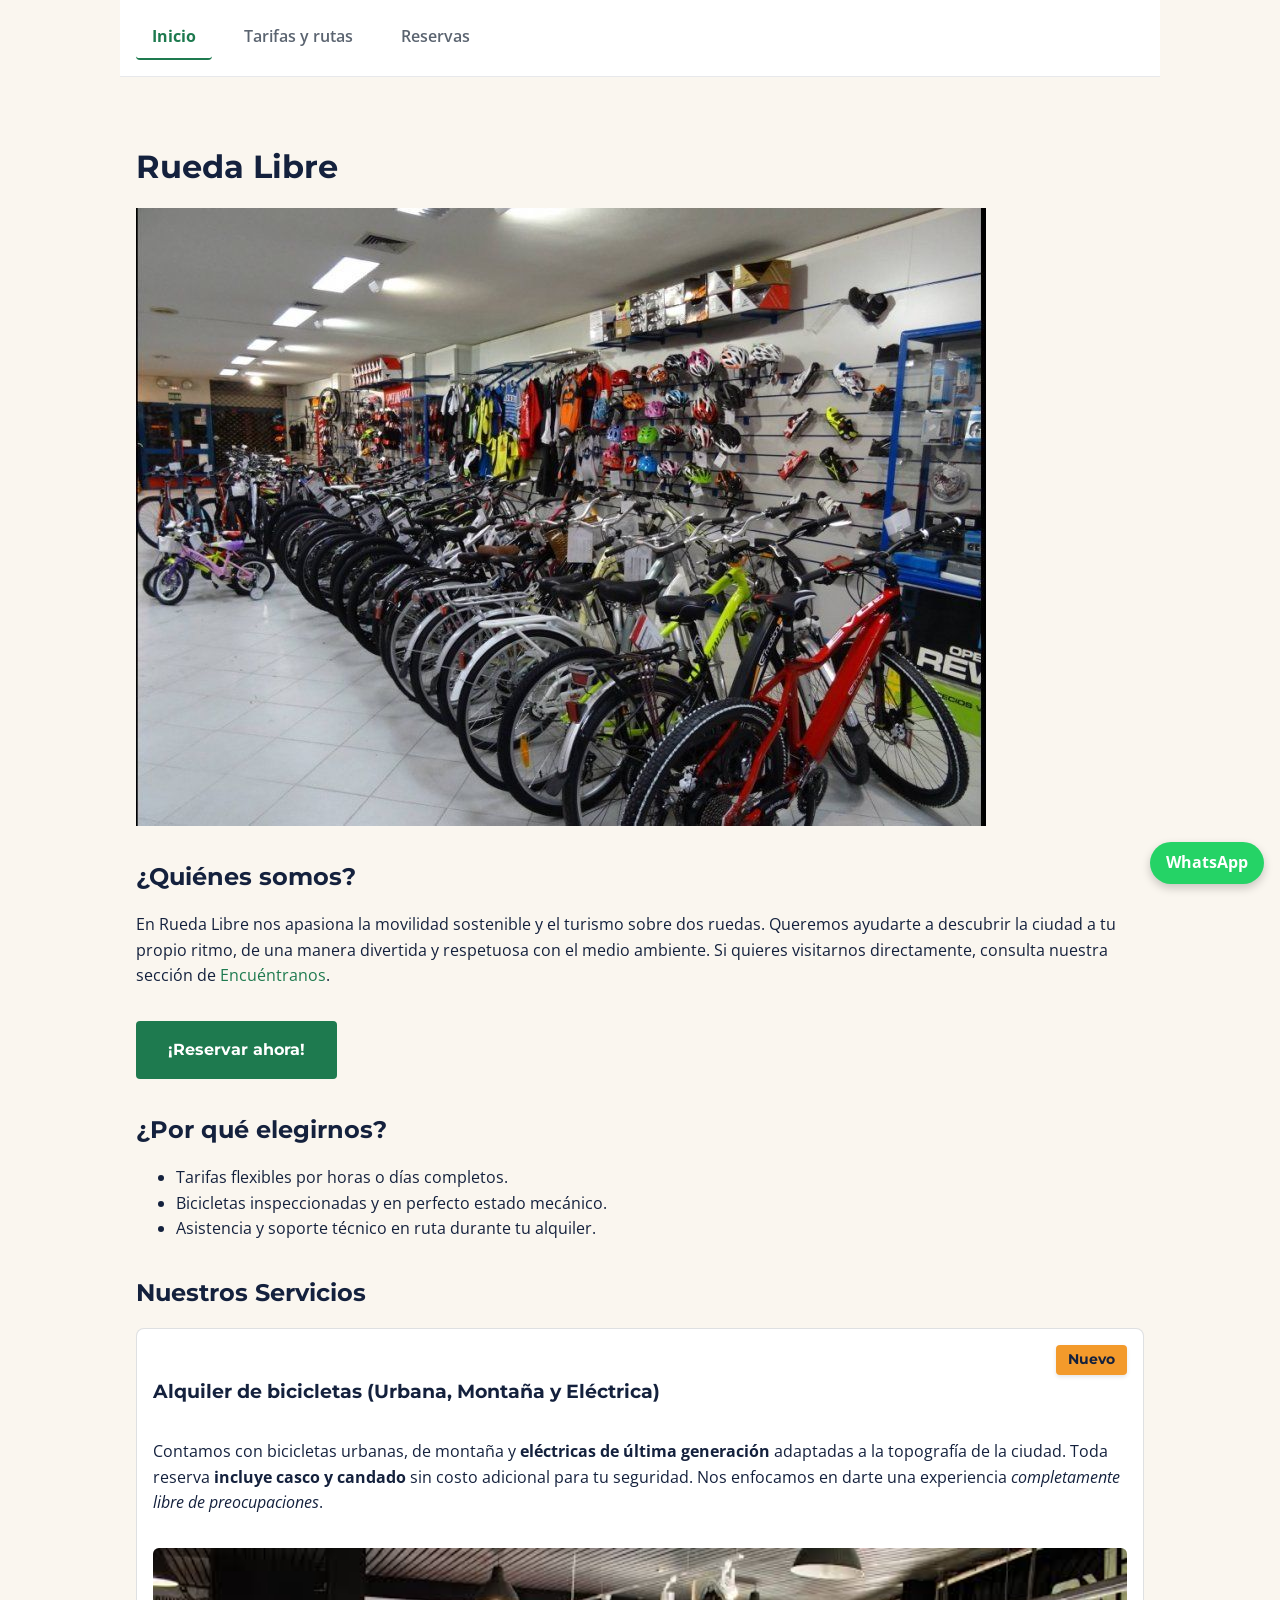
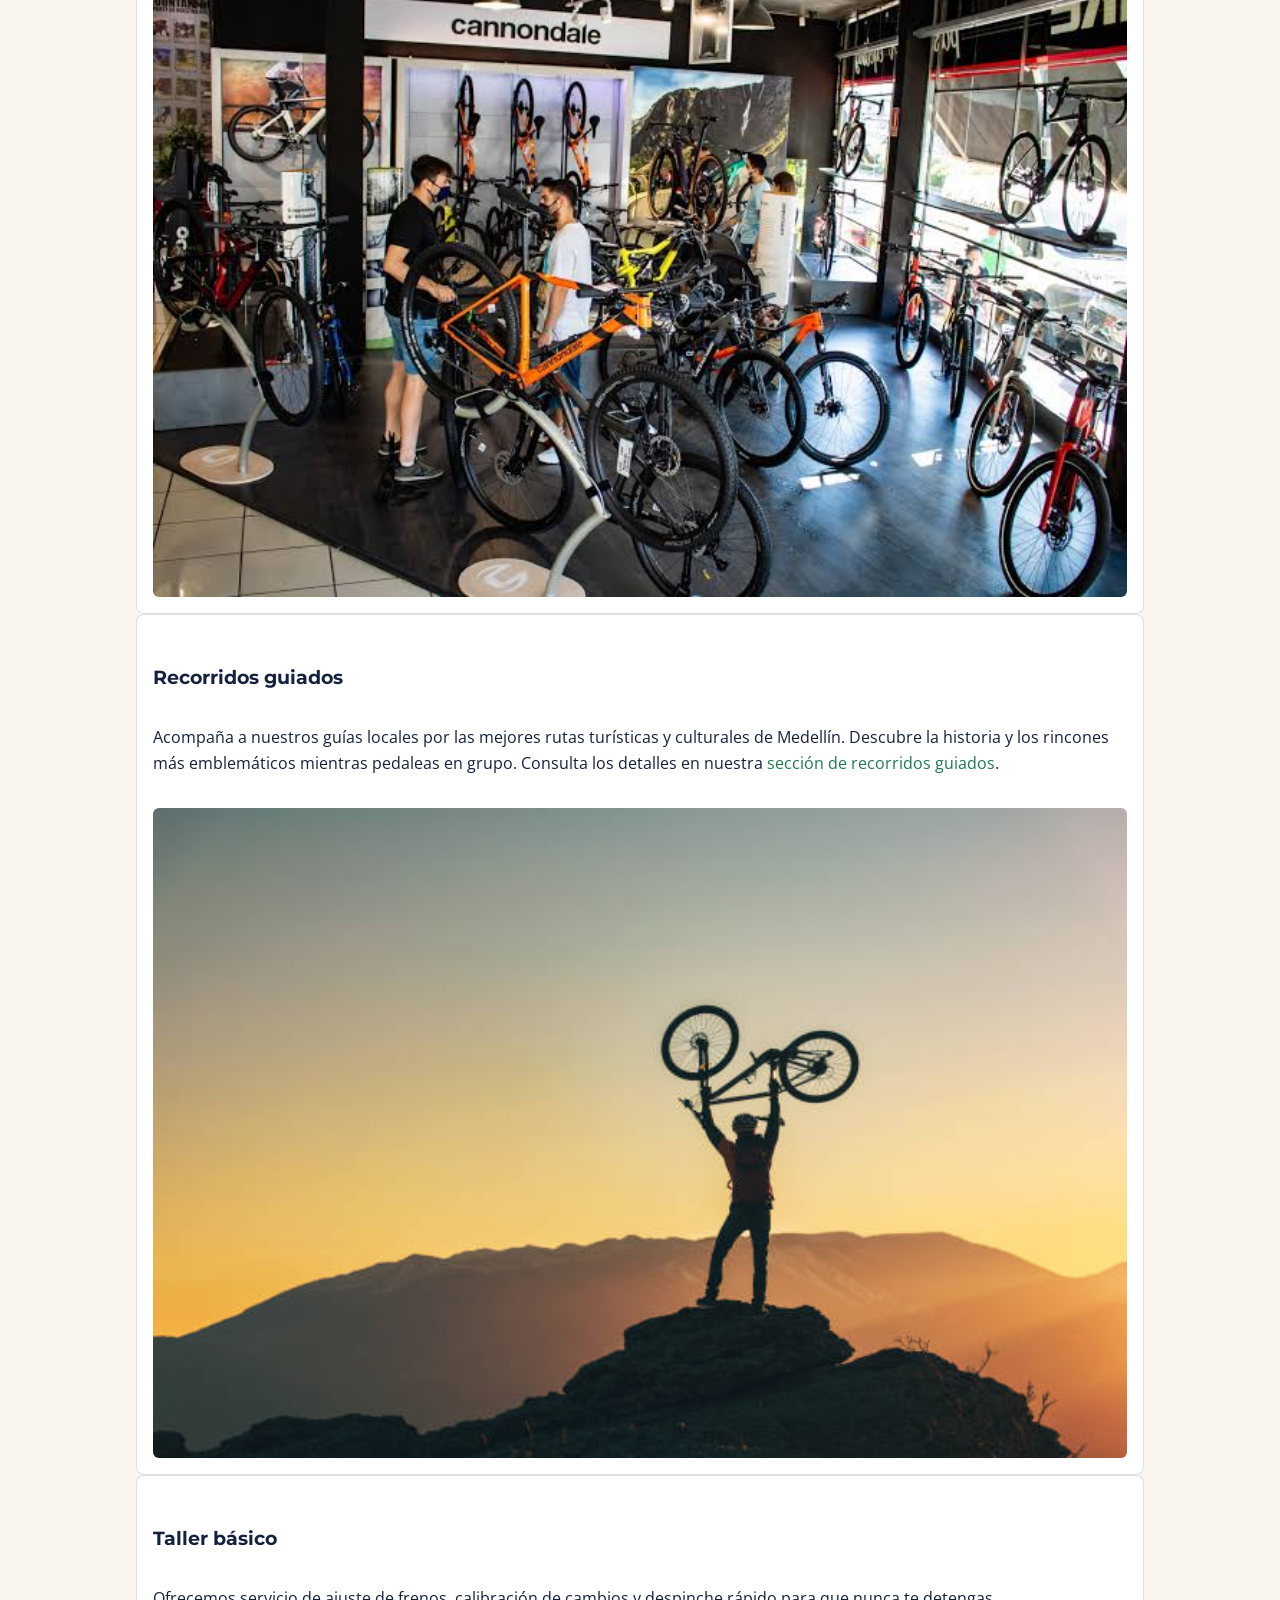
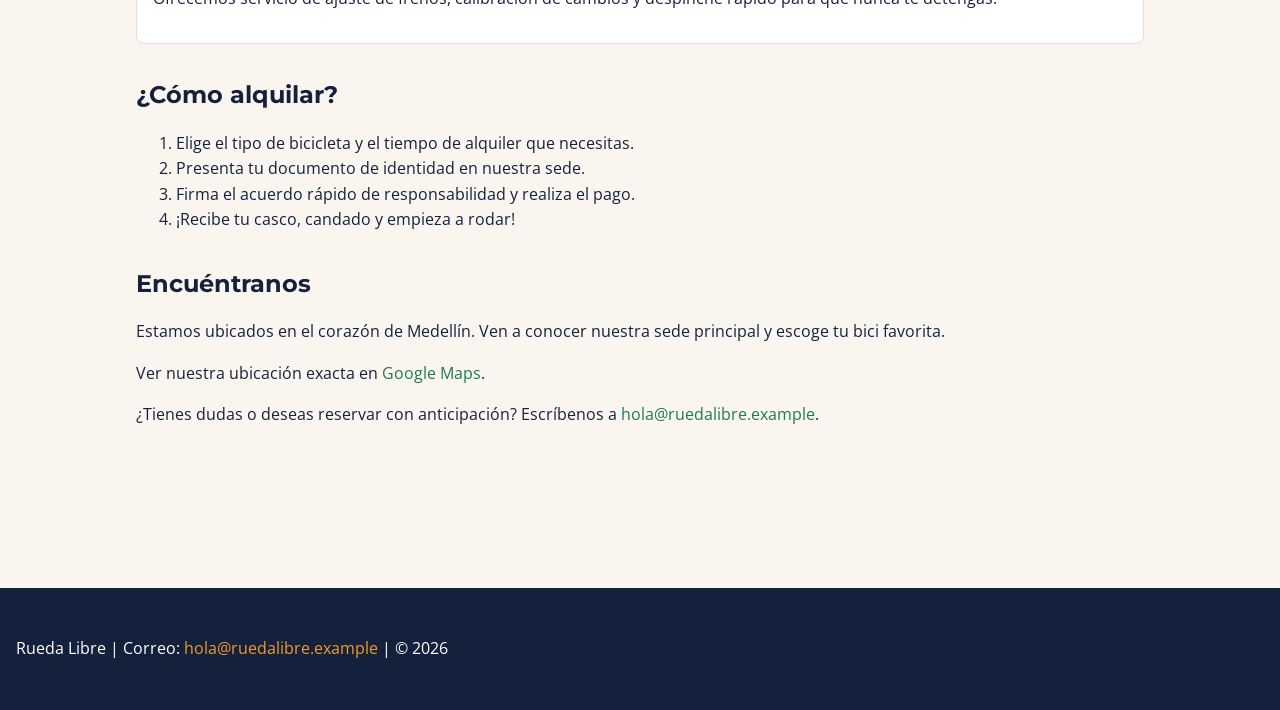
<file: index.html>
<!DOCTYPE html>
<html lang="es">
<head>
    <meta charset="UTF-8">
    <meta name="viewport" content="width=device-width, initial-scale=1.0">
    <meta name="description" content="Alquiler de bicicletas en Medellín. Explora la ciudad de forma segura, económica y sostenible con Rueda Libre.">
    <title>Rueda Libre | Alquiler de bicicletas en Medellín</title>

    <link rel="preconnect" href="https://fonts.googleapis.com">
    <link rel="preconnect" href="https://fonts.gstatic.com" crossorigin>
    <link href="https://fonts.googleapis.com/css2?family=Montserrat:wght@700&family=Open+Sans:wght@400;600&display=swap" rel="stylesheet">

    <link rel="stylesheet" href="css/styles.css">
</head>
<body>

    <header>
        <nav>
            <ul id="menu">
                <li><a href="index.html" class="activo">Inicio</a></li>
                <li><a href="paginas/tarifas.html">Tarifas y rutas</a></li>
                <li><a href="paginas/reservas.html">Reservas</a></li>
            </ul>
        </nav>
    </header>

    <main>
        <h1>Rueda Libre</h1>

        <section>
            <img src="img/portada.jpg" alt="Persona en bicicleta recorriendo las calles de Medellín" class="portada-hero">
            <h2>¿Quiénes somos?</h2>
            <p>
                En Rueda Libre nos apasiona la movilidad sostenible y el turismo sobre dos ruedas. Queremos ayudarte a descubrir la ciudad a tu propio ritmo, de una manera divertida y respetuosa con el medio ambiente. Si quieres visitarnos directamente, consulta nuestra sección de <a href="#encuentranos">Encuéntranos</a>.
            </p>
            <p><a href="paginas/reservas.html" class="btn-cta">¡Reservar ahora!</a></p>
        </section>

        <section>
            <h2>¿Por qué elegirnos?</h2>
            <ul>
                <li>Tarifas flexibles por horas o días completos.</li>
                <li>Bicicletas inspeccionadas y en perfecto estado mecánico.</li>
                <li>Asistencia y soporte técnico en ruta durante tu alquiler.</li>
            </ul>
        </section>

        <section>
            <h2>Nuestros Servicios</h2>

            <article class="tarjeta-servicio">
                <span class="etiqueta-nuevo">Nuevo</span>
                <h3>Alquiler de bicicletas (Urbana, Montaña y Eléctrica)</h3>
                <p>
                    Contamos con bicicletas urbanas, de montaña y <strong>eléctricas de última generación</strong> adaptadas a la topografía de la ciudad. Toda reserva <strong>incluye casco y candado</strong> sin costo adicional para tu seguridad. Nos enfocamos en darte una experiencia <em>completamente libre de preocupaciones</em>.
                </p>
                <img src="img/bicicleta.jpg" alt="Bicicleta urbana de Rueda Libre equipada con casco y candado">
            </article>

            <article class="tarjeta-servicio">
                <h3>Recorridos guiados</h3>
                <p>
                    Acompaña a nuestros guías locales por las mejores rutas turísticas y culturales de Medellín. Descubre la historia y los rincones más emblemáticos mientras pedaleas en grupo. Consulta los detalles en nuestra <a href="paginas/tarifas.html#tabla-recorridos">sección de recorridos guiados</a>.
                </p>
                <img src="img/ruta.jpg" alt="Grupo de ciclistas participando en un recorrido guiado por la ciudad">
            </article>

            <article class="tarjeta-servicio">
                <h3>Taller básico</h3>
                <p>
                    Ofrecemos servicio de ajuste de frenos, calibración de cambios y despinche rápido para que nunca te detengas.
                </p>
            </article>
        </section>

        <section>
            <h2>¿Cómo alquilar?</h2>
            <ol>
                <li>Elige el tipo de bicicleta y el tiempo de alquiler que necesitas.</li>
                <li>Presenta tu documento de identidad en nuestra sede.</li>
                <li>Firma el acuerdo rápido de responsabilidad y realiza el pago.</li>
                <li>¡Recibe tu casco, candado y empieza a rodar!</li>
            </ol>
        </section>

        <section id="encuentranos">
            <h2>Encuéntranos</h2>
            <p>
                Estamos ubicados en el corazón de Medellín. Ven a conocer nuestra sede principal y escoge tu bici favorita.
            </p>
            <p>
                Ver nuestra ubicación exacta en <a href="https://maps.google.com" target="_blank">Google Maps</a>.
            </p>
            <p>
                ¿Tienes dudas o deseas reservar con anticipación? Escríbenos a <a href="mailto:hola@ruedalibre.example">hola@ruedalibre.example</a>.
            </p>
        </section>
    </main>

    <footer>
        <p>Rueda Libre | Correo: <a href="mailto:hola@ruedalibre.example">hola@ruedalibre.example</a> | © 2026</p>
    </footer>

    <a href="https://wa.me/573114578967" class="whatsapp-flotante" target="_blank" rel="noopener">WhatsApp</a>

</body>
</html>
</file>
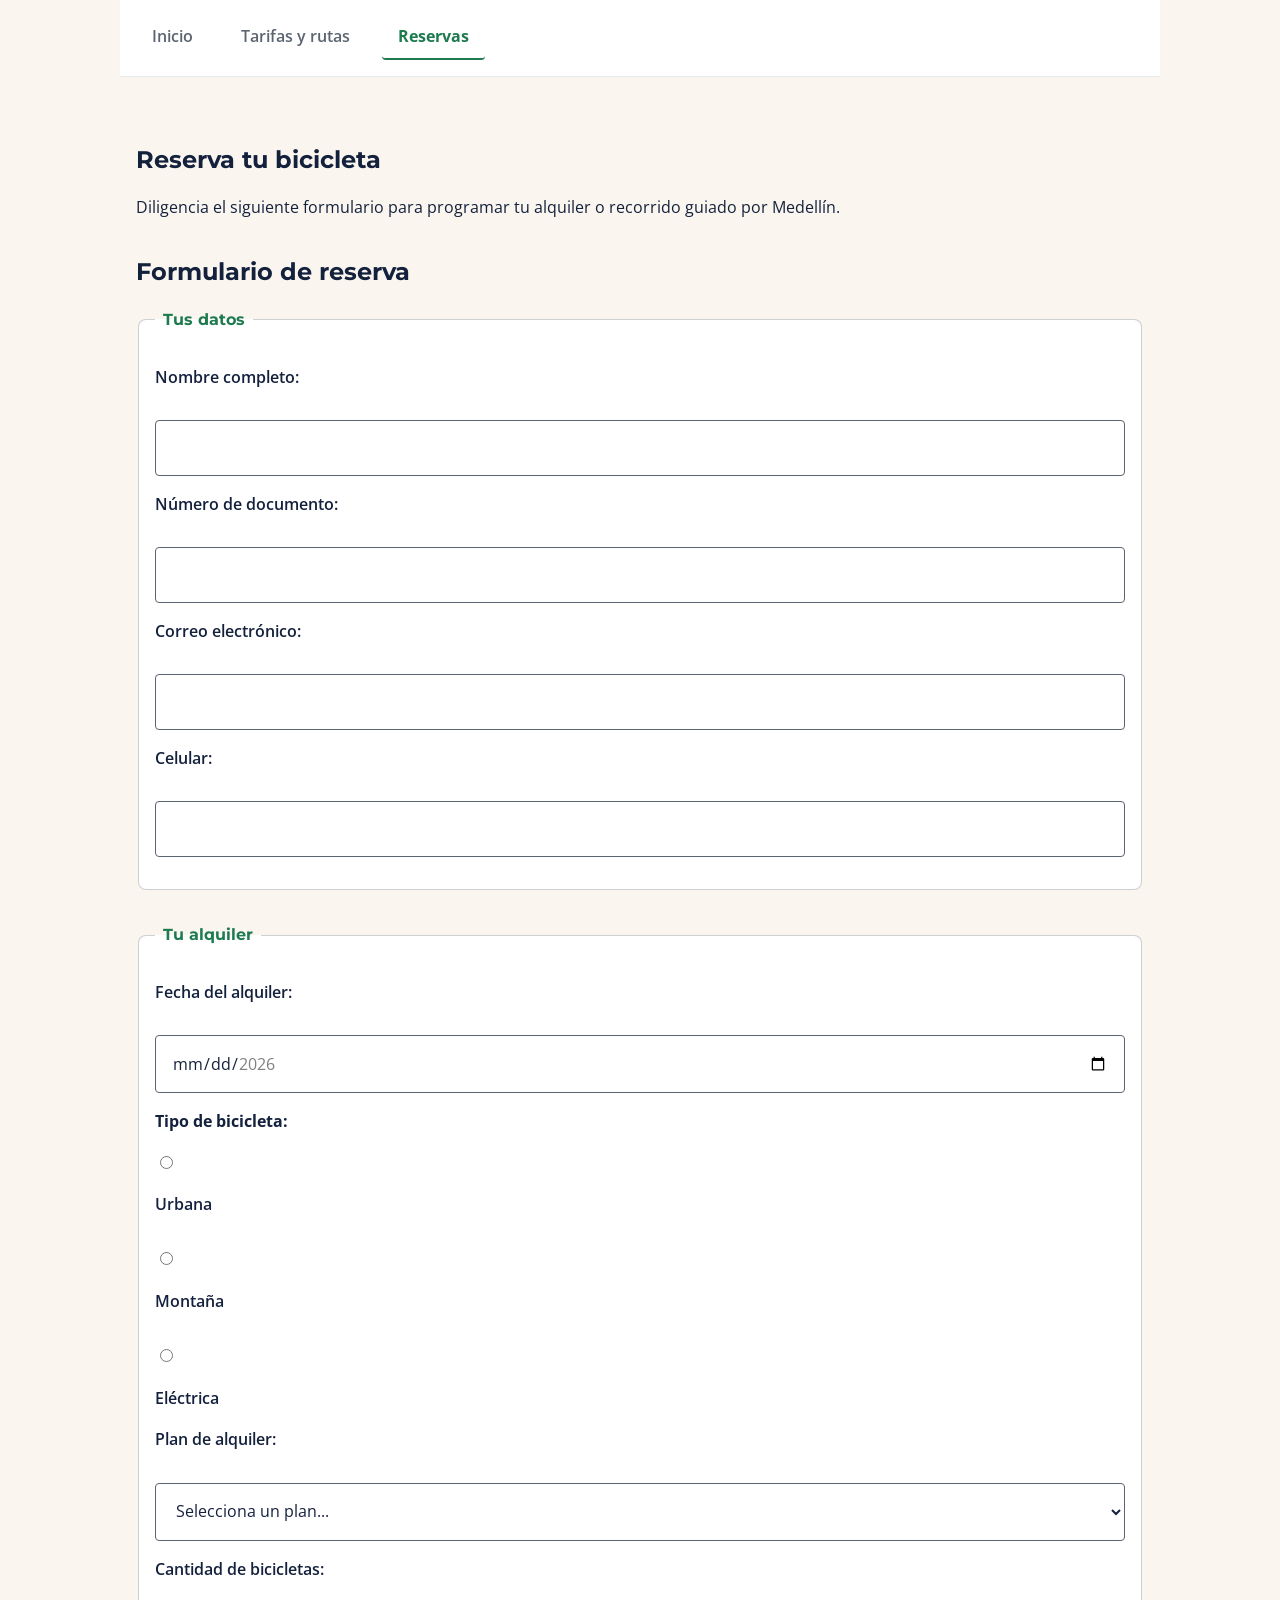
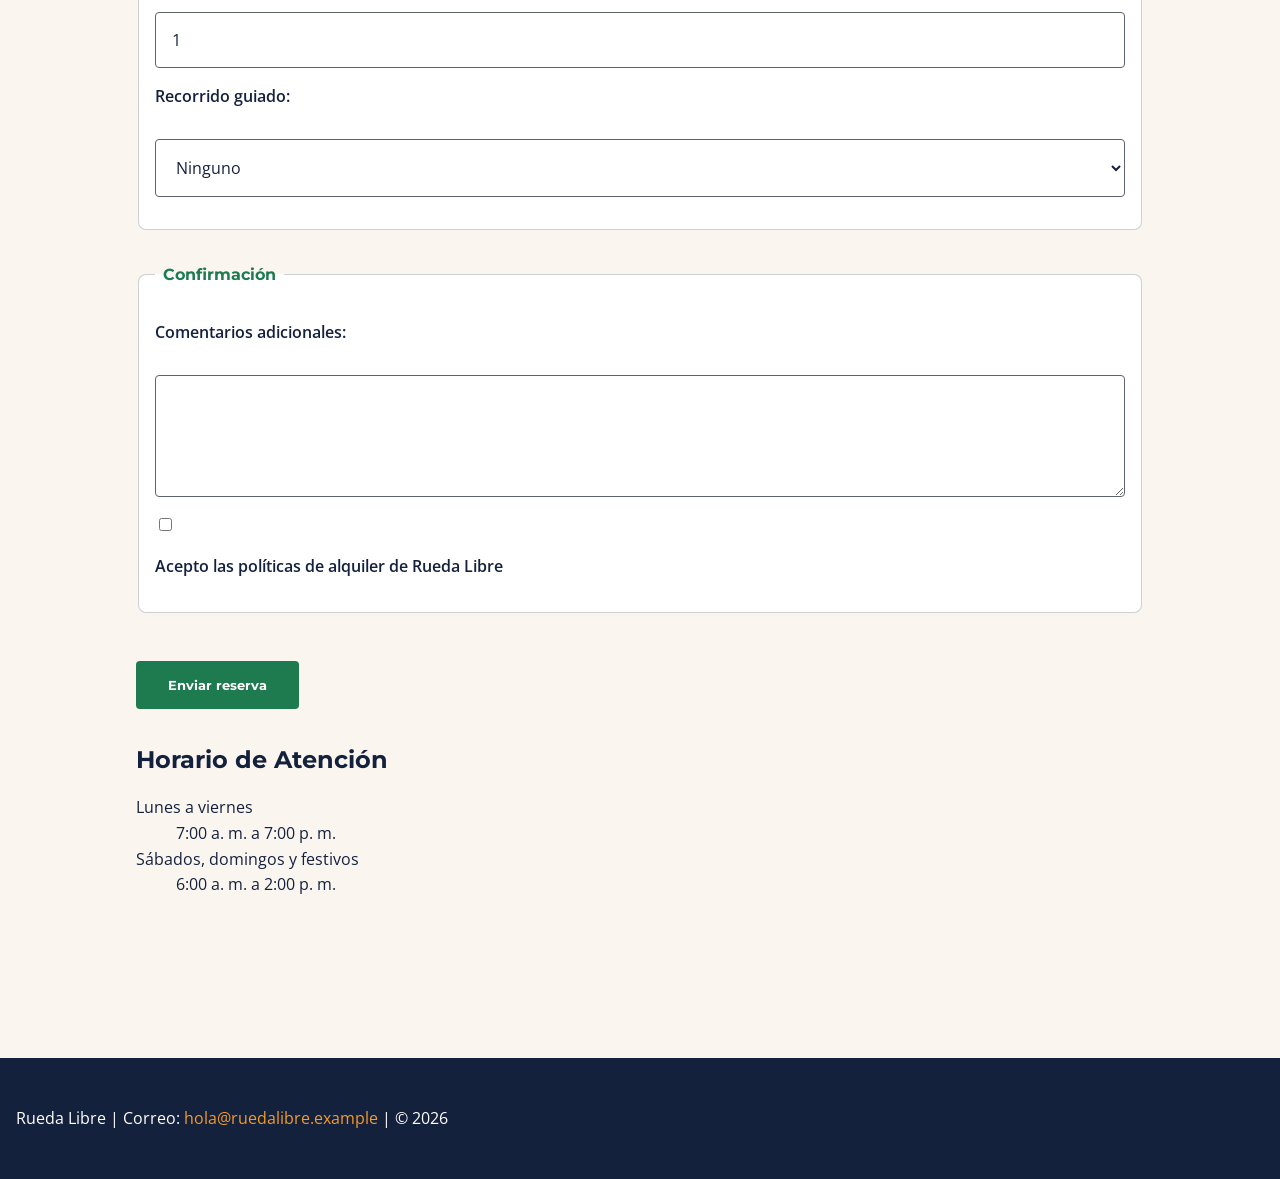
<file: paginas/reservas.html>
<!DOCTYPE html>
<html lang="es">
<head>
    <meta charset="UTF-8">
    <meta name="viewport" content="width=device-width, initial-scale=1.0">
    <meta name="description" content="Reserva tu bicicleta o recorrido guiado en Rueda Libre (Medellín). Consulta nuestros canales de contacto y horarios de atención.">
    <title>Reservas y Contacto | Rueda Libre</title>

    <link rel="preconnect" href="https://fonts.googleapis.com">
    <link rel="preconnect" href="https://fonts.gstatic.com" crossorigin>
    <link href="https://fonts.googleapis.com/css2?family=Montserrat:wght@700&family=Open+Sans:wght@400;600&display=swap" rel="stylesheet">

    <link rel="stylesheet" href="../css/styles.css">
</head>
<body>

    <header>
        <nav>
            <ul id="menu">
                <li><a href="../index.html">Inicio</a></li>
                <li><a href="tarifas.html">Tarifas y rutas</a></li>
                <li><a href="reservas.html" class="activo">Reservas</a></li>
            </ul>
        </nav>
    </header>

    <main>
        <section>
            <h1>Reserva tu bicicleta</h1>
            <p>Diligencia el siguiente formulario para programar tu alquiler o recorrido guiado por Medellín.</p>
        </section>

        <section>
            <h2>Formulario de reserva</h2>
            <form action="https://httpbin.org/post" method="post">
                
                <fieldset>
                    <legend>Tus datos</legend>

                    <p>
                        <label for="nombre">Nombre completo:</label><br>
                        <input type="text" id="nombre" name="nombre_completo" required minlength="3">
                    </p>

                    <p>
                        <label for="documento">Número de documento:</label><br>
                        <input type="text" id="documento" name="numero_documento" required pattern="[0-9]{6,10}" title="Debe contener solo números, entre 6 y 10 dígitos.">
                    </p>

                    <p>
                        <label for="correo">Correo electrónico:</label><br>
                        <input type="email" id="correo" name="email" required>
                    </p>

                    <p>
                        <label for="celular">Celular:</label><br>
                        <input type="tel" id="celular" name="celular" required pattern="3[0-9]{9}" title="Debe tener 10 dígitos y empezar por el número 3.">
                    </p>
                </fieldset>

                <fieldset>
                    <legend>Tu alquiler</legend>

                    <p>
                        <label for="fecha">Fecha del alquiler:</label><br>
                        <input type="date" id="fecha" name="fecha_alquiler" required min="2026-11-01" max="2026-12-31">
                    </p>

                    <p><strong>Tipo de bicicleta:</strong></p>
                    <p>
                        <input type="radio" id="bici-urbana" name="tipo_bicicleta" value="urbana" required>
                        <label for="bici-urbana">Urbana</label><br>

                        <input type="radio" id="bici-montana" name="tipo_bicicleta" value="montana" required>
                        <label for="bici-montana">Montaña</label><br>

                        <input type="radio" id="bici-electrica" name="tipo_bicicleta" value="electrica" required>
                        <label for="bici-electrica">Eléctrica</label>
                    </p>

                    <p>
                        <label for="plan">Plan de alquiler:</label><br>
                        <select id="plan" name="plan_alquiler" required>
                            <option value="">Selecciona un plan...</option>
                            <option value="1_hora">1 hora</option>
                            <option value="medio_dia">Medio día (4 h)</option>
                            <option value="dia_completo">Día completo</option>
                        </select>
                    </p>

                    <p>
                        <label for="cantidad">Cantidad de bicicletas:</label><br>
                        <input type="number" id="cantidad" name="cantidad_bicicletas" required min="1" max="6" value="1">
                    </p>

                    <p>
                        <label for="recorrido">Recorrido guiado:</label><br>
                        <select id="recorrido" name="recorrido_guiado">
                            <option value="ninguno">Ninguno</option>
                            <option value="rio_parques">Río y Parques</option>
                            <option value="sabores_barrio">Sabores de Barrio</option>
                            <option value="reto_palmas">Reto Las Palmas</option>
                        </select>
                    </p>
                </fieldset>

                <fieldset>
                    <legend>Confirmación</legend>

                    <p>
                        <label for="comentarios">Comentarios adicionales:</label><br>
                        <textarea id="comentarios" name="comentarios" rows="4" cols="50" maxlength="300"></textarea>
                    </p>

                    <p>
                        <input type="checkbox" id="politicas" name="aceptar_politicas" value="aceptado" required>
                        <label for="politicas">Acepto las políticas de alquiler de Rueda Libre</label>
                    </p>
                </fieldset>

                <p>
                    <button type="submit">Enviar reserva</button>
                </p>

            </form>
        </section>

        <aside>
            <h2>Horario de Atención</h2>
            <dl>
                <dt>Lunes a viernes</dt>
                <dd>7:00 a. m. a 7:00 p. m.</dd>

                <dt>Sábados, domingos y festivos</dt>
                <dd>6:00 a. m. a 2:00 p. m.</dd>
            </dl>
        </aside>
    </main>

    <footer>
        <p>Rueda Libre | Correo: <a href="mailto:hola@ruedalibre.example">hola@ruedalibre.example</a> | © 2026</p>
    </footer>

</body>
</html>
</file>
<file: css/styles.css>
:root {
    --color-verde: #1E7A4F;
    --color-naranja: #F39A2B;
    --color-azul-noche: #14213D;
    --color-crema: #FAF6EF;
    --color-gris-asfalto: #5B6470;
    --color-blanco: #FFFFFF;

    --fuente-titulos: 'Montserrat', sans-serif;
    --fuente-texto: 'Open Sans', sans-serif;

    --espacio-pequeno: 0.5rem;
    --espacio-medio: 1rem;
    --espacio-grande: 2rem;
    --espacio-extra: 3rem;
}

*, *::before, *::after {
    box-sizing: border-box;
}

body {
    font-family: var(--fuente-texto);
    color: var(--color-azul-noche);
    background-color: var(--color-crema);
    margin: 0;
    padding: 0;
    line-height: 1.6;
}

main {
    max-width: 65rem;
    margin: 0 auto;
    padding: var(--espacio-grande) var(--espacio-medio);
    padding-bottom: calc(var(--espacio-extra) + 3rem);
}

h1, h2, h3, h4, h5, h6 {
    font-family: var(--fuente-titulos);
    color: var(--color-azul-noche);
    margin-top: var(--espacio-grande);
    margin-bottom: var(--espacio-medio);
}

a {
    color: var(--color-verde);
    text-decoration: none;
}

a:hover {
    color: var(--color-naranja);
}

img {
    max-width: 100%;
    height: auto;
    display: block;
}

header {
    background-color: var(--color-blanco);
    border-bottom: 1px solid rgba(20, 33, 61, 0.1);
    padding: var(--espacio-medio);
    display: flex;
    flex-direction: column;
    align-items: center;
    gap: var(--espacio-medio);
    text-align: center;
}

#menu {
    list-style: none;
    padding: 0;
    margin: 0;
    display: flex;
    flex-wrap: wrap;
    justify-content: center;
    gap: var(--espacio-pequeno);
}

#menu a {
    display: inline-block;
    color: var(--color-gris-asfalto);
    font-weight: 600;
    padding: var(--espacio-pequeno) var(--espacio-medio);
    border-radius: 4px;
    transition: background-color 0.2s, color 0.2s;
}

#menu a:hover {
    color: var(--color-verde);
    background-color: rgba(30, 122, 79, 0.1);
}

#menu a:focus {
    outline: 3px solid var(--color-naranja);
    outline-offset: 2px;
}

#menu a.activo {
    color: var(--color-verde);
    font-weight: 700;
    border-bottom: 2px solid var(--color-verde);
}

.portada-contenedor,
.grilla-rutas,
.grilla-flota,
.layout-reservas {
    display: flex;
    flex-direction: column;
    gap: var(--espacio-grande);
    margin-bottom: var(--espacio-extra);
}

.tarjeta-servicio {
    display: flex;
    flex-direction: column;
    justify-content: flex-start;
    position: relative;
    background-color: var(--color-blanco);
    border: 1px solid rgba(91, 100, 112, 0.2);
    border-radius: 8px;
    padding: var(--espacio-medio);
}

.tarjeta-servicio img {
    border-radius: 6px;
    margin-top: var(--espacio-medio);
}

.tarjeta-servicio .precio {
    font-weight: 700;
    color: var(--color-verde);
    margin-top: auto;
    margin-bottom: var(--espacio-pequeno);
}

.tarjeta-servicio .btn-cta {
    margin-top: 0;
    text-align: center;
}

.etiqueta-nuevo {
    position: absolute;
    top: var(--espacio-medio);
    right: var(--espacio-medio);
    background-color: var(--color-naranja);
    color: var(--color-azul-noche);
    font-family: var(--fuente-titulos);
    font-size: 0.85rem;
    font-weight: 700;
    padding: 0.25rem 0.75rem;
    border-radius: 4px;
    box-shadow: 0 2px 4px rgba(0,0,0,0.1);
}

table {
    width: 100%;
    border-collapse: collapse;
    margin-bottom: var(--espacio-grande);
    background-color: var(--color-blanco);
    border-radius: 8px;
    overflow: hidden;
    border: 1px solid rgba(91, 100, 112, 0.2);
    font-size: 0.9rem; 
}

caption {
    font-weight: 600;
    margin-bottom: var(--espacio-pequeno);
    text-align: left;
    color: var(--color-gris-asfalto);
}

th, td {
    padding: 0.6rem var(--espacio-pequeno); 
    text-align: left;
    border-bottom: 1px solid rgba(91, 100, 112, 0.15);
}

thead th {
    background-color: var(--color-azul-noche);
    color: var(--color-blanco);
    font-family: var(--fuente-titulos);
}

fieldset {
    border: 1px solid rgba(91, 100, 112, 0.3);
    border-radius: 8px;
    padding: var(--espacio-medio);
    margin-bottom: var(--espacio-grande);
    background-color: var(--color-blanco);
}

legend {
    font-family: var(--fuente-titulos);
    font-weight: 700;
    color: var(--color-verde);
    padding: 0 var(--espacio-pequeno);
}

label {
    display: block;
    font-weight: 600;
    margin-top: var(--espacio-medio);
    margin-bottom: 0.25rem;
}

input[type="text"],
input[type="email"],
input[type="tel"],
input[type="date"],
input[type="number"],
select,
textarea {
    display: block;
    width: 100%;
    padding: var(--espacio-medio);
    border: 1px solid var(--color-gris-asfalto);
    border-radius: 4px;
    background-color: var(--color-blanco);
    color: var(--color-azul-noche);
    font-family: var(--fuente-texto);
    font-size: 1rem;
    margin-bottom: var(--espacio-pequeno);
}

input:focus, select:focus, textarea:focus {
    outline: none;
    border-color: var(--color-verde);
    box-shadow: 0 0 0 3px rgba(30, 122, 79, 0.3);
}

button[type="submit"],
.btn-cta {
    display: inline-block;
    background-color: var(--color-verde);
    color: var(--color-blanco);
    padding: var(--espacio-medio) var(--espacio-grande);
    font-family: var(--fuente-titulos);
    font-weight: 700;
    border: none;
    border-radius: 4px;
    cursor: pointer;
    text-decoration: none;
    transition: background-color 0.2s;
    margin-top: var(--espacio-medio);
    width: 100%; 
    text-align: center;
}

button[type="submit"]:hover,
.btn-cta:hover {
    background-color: #155838;
    color: var(--color-blanco);
}

button[type="submit"]:focus,
.btn-cta:focus {
    outline: 3px solid var(--color-naranja);
    outline-offset: 2px;
}

.fila-campos {
    display: flex;
    flex-direction: column;
}

.contacto-info {
    background-color: var(--color-blanco);
    border: 1px solid rgba(91, 100, 112, 0.2);
    border-radius: 8px;
    padding: var(--espacio-grande);
}

.whatsapp-flotante {
    position: fixed;
    bottom: var(--espacio-medio);
    right: var(--espacio-medio);
    background-color: #25D366;
    color: var(--color-blanco);
    padding: var(--espacio-pequeno) var(--espacio-medio);
    border-radius: 50px;
    font-weight: 700;
    box-shadow: 0 4px 10px rgba(0,0,0,0.2);
    z-index: 1000;
    transition: transform 0.2s, background-color 0.2s;
    text-decoration: none;
}

.whatsapp-flotante:hover {
    background-color: #1EBE5D;
    color: var(--color-blanco);
    transform: scale(1.05);
}

.whatsapp-flotante:focus {
    outline: 3px solid var(--color-naranja);
    outline-offset: 2px;
}

footer {
    background-color: var(--color-azul-noche);
    color: var(--color-blanco);
    padding: var(--espacio-grande) var(--espacio-medio);
    margin-top: var(--espacio-extra);
    display: flex;
    flex-direction: column;
    gap: var(--espacio-grande);
    text-align: left;
}

footer a {
    color: var(--color-naranja);
}


@media (min-width: 768px) {

    header {
        flex-direction: row;
        justify-content: space-between;
        align-items: center;
        max-width: 65rem;
        margin: 0 auto;
        text-align: left;
    }

    #menu {
        justify-content: flex-end;
        gap: var(--espacio-medio);
    }

    .grilla-rutas {
        display: grid;
        grid-template-columns: repeat(2, 1fr);
        gap: var(--espacio-grande);
    }

    .grilla-flota {
        display: grid;
        grid-template-columns: repeat(2, 1fr);
        gap: var(--espacio-grande);
    }

    .fila-campos {
        flex-direction: row;
        gap: var(--espacio-medio);
    }

    .campo-grupo {
        flex: 1;
    }

    button[type="submit"],
    .btn-cta {
        width: auto;
    }

    footer {
        flex-direction: row;
        flex-wrap: wrap;
        justify-content: space-between;
        align-items: flex-start;
    }

    footer .bloque-footer {
        flex: 1 1 200px;
    }

    th, td {
        padding: var(--espacio-medio);
    }
}

@media (min-width: 1200px) {

    .portada-contenedor {
        display: grid;
        grid-template-columns: 1fr 1fr;
        align-items: center;
        gap: var(--espacio-extra);
    }

    .grilla-rutas {
        grid-template-columns: repeat(3, 1fr);
    }

    .grilla-flota {
        grid-template-columns: repeat(auto-fit, minmax(280px, 1fr));
    }

    .layout-reservas {
        display: grid;
        grid-template-columns: 2fr 1fr;
        align-items: start;
        gap: var(--espacio-extra);
    }
}
</file>
